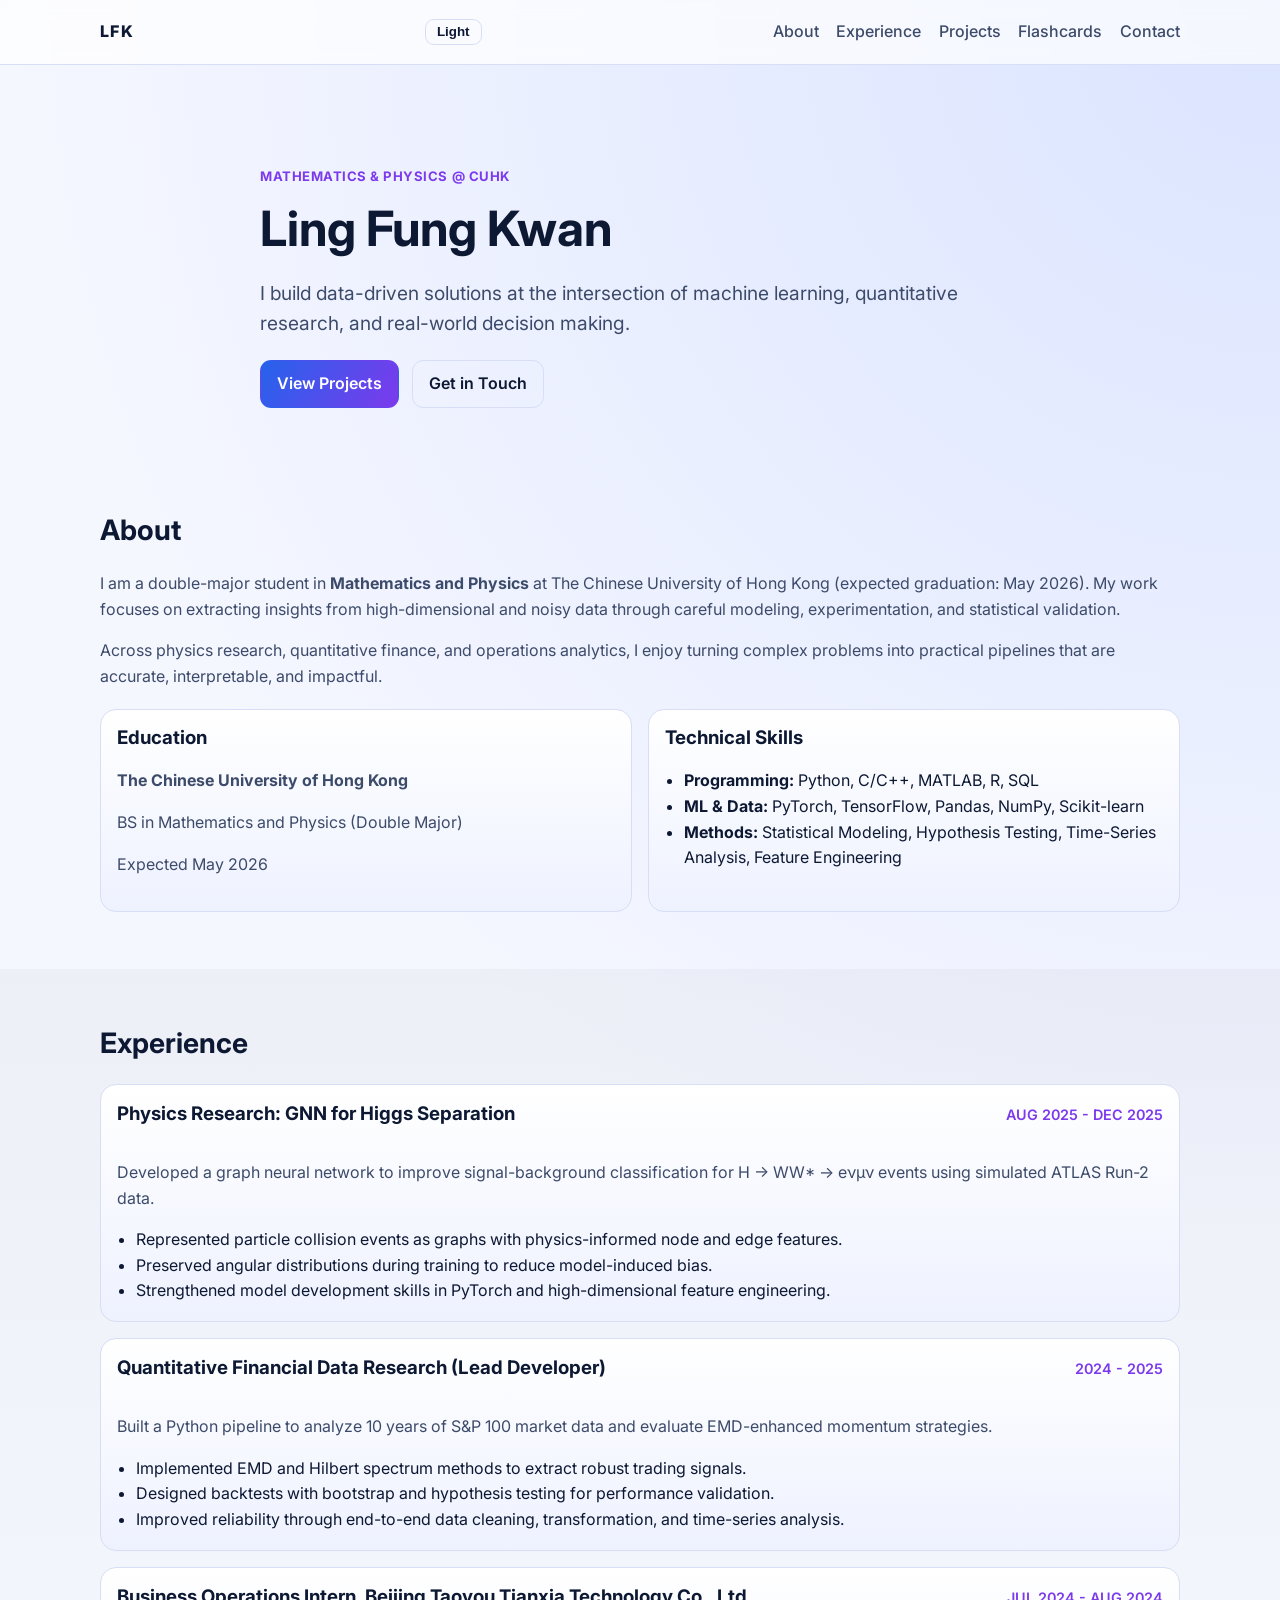
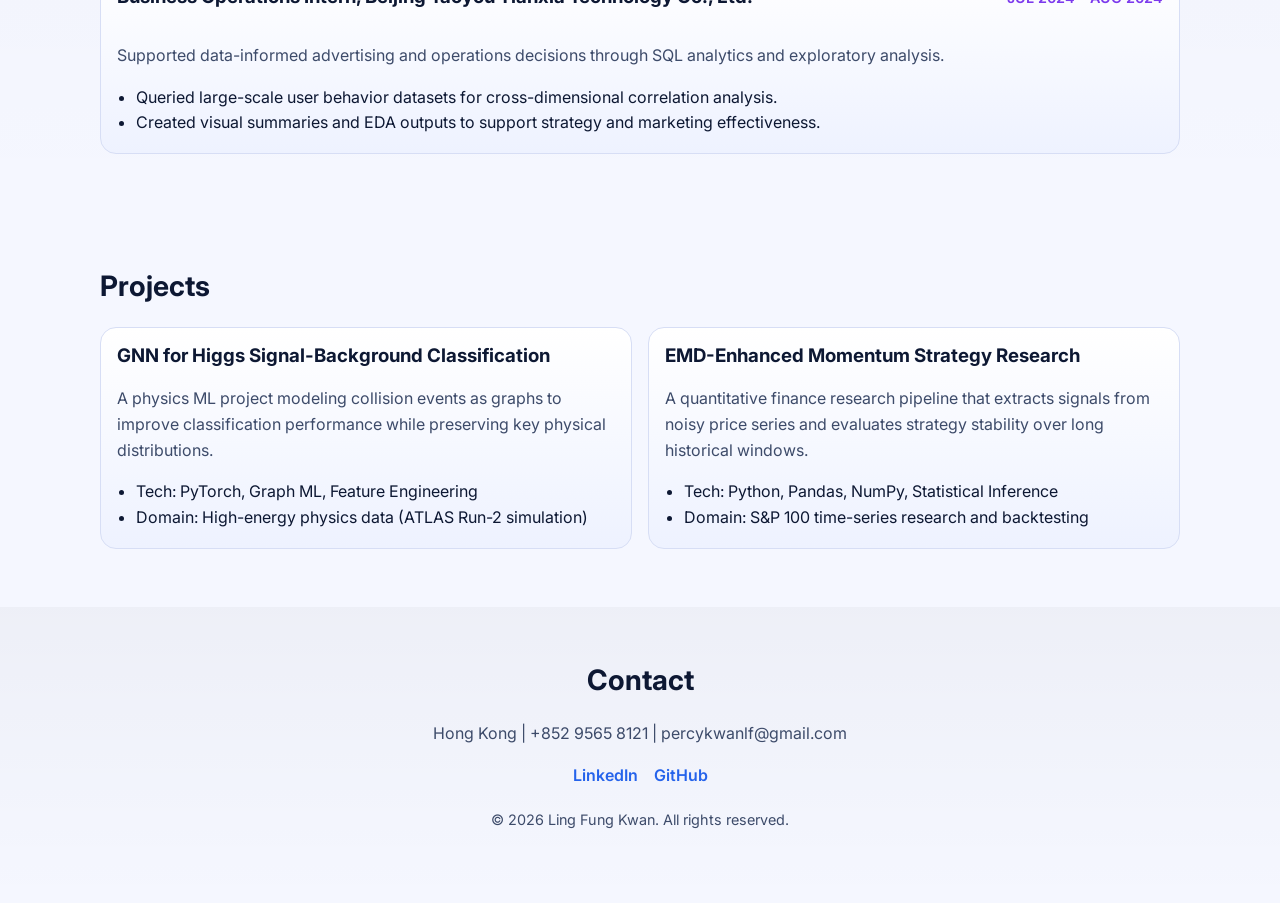
<file: portfolio/index.html>
<!DOCTYPE html>
<html lang="en">
<head>
  <meta charset="UTF-8">
  <meta name="viewport" content="width=device-width, initial-scale=1.0">
  <title>Ling Fung Kwan | Portfolio</title>
  <meta name="description" content="Personal portfolio of Ling Fung Kwan - Mathematics and Physics student focused on machine learning, quantitative research, and data-driven problem solving.">
  <link rel="preconnect" href="https://fonts.googleapis.com">
  <link rel="preconnect" href="https://fonts.gstatic.com" crossorigin>
  <link href="https://fonts.googleapis.com/css2?family=Inter:wght@400;500;600;700;800&display=swap" rel="stylesheet">
  <link rel="stylesheet" href="styles.css">
</head>
<body>
  <header class="site-header">
    <div class="container nav-wrap">
      <a class="logo" href="#home">LFK</a>
      <div class="nav-actions">
        <button class="menu-toggle" type="button" aria-label="Toggle menu" aria-expanded="false">Menu</button>
        <button id="theme-toggle" class="theme-toggle" type="button" aria-label="Toggle light mode" aria-pressed="false">Light</button>
      </div>
      <nav class="site-nav" id="site-nav">
        <a href="#about">About</a>
        <a href="#experience">Experience</a>
        <a href="#projects">Projects</a>
        <a href="flashcards.html">Flashcards</a>
        <a href="#contact">Contact</a>
      </nav>
    </div>
  </header>

  <main id="home">
    <section class="hero">
      <div class="container hero-content">
        <p class="eyebrow">Mathematics & Physics @ CUHK</p>
        <h1>Ling Fung Kwan</h1>
        <p class="hero-text">
          I build data-driven solutions at the intersection of machine learning, quantitative research,
          and real-world decision making.
        </p>
        <div class="hero-cta">
          <a class="btn btn-primary" href="#projects">View Projects</a>
          <a class="btn btn-ghost" href="#contact">Get in Touch</a>
        </div>
      </div>
    </section>

    <section id="about" class="section">
      <div class="container">
        <h2>About</h2>
        <p>
          I am a double-major student in <strong>Mathematics and Physics</strong> at The Chinese University of Hong Kong
          (expected graduation: May 2026). My work focuses on extracting insights from high-dimensional and noisy data
          through careful modeling, experimentation, and statistical validation.
        </p>
        <p>
          Across physics research, quantitative finance, and operations analytics, I enjoy turning complex problems into
          practical pipelines that are accurate, interpretable, and impactful.
        </p>

        <div class="about-grid">
          <article class="card">
            <h3>Education</h3>
            <p><strong>The Chinese University of Hong Kong</strong></p>
            <p>BS in Mathematics and Physics (Double Major)</p>
            <p>Expected May 2026</p>
          </article>
          <article class="card">
            <h3>Technical Skills</h3>
            <ul>
              <li><strong>Programming:</strong> Python, C/C++, MATLAB, R, SQL</li>
              <li><strong>ML & Data:</strong> PyTorch, TensorFlow, Pandas, NumPy, Scikit-learn</li>
              <li><strong>Methods:</strong> Statistical Modeling, Hypothesis Testing, Time-Series Analysis, Feature Engineering</li>
            </ul>
          </article>
        </div>
      </div>
    </section>

    <section id="experience" class="section section-alt">
      <div class="container">
        <h2>Experience</h2>
        <div class="timeline">
          <article class="timeline-item card">
            <div class="item-head">
              <h3>Physics Research: GNN for Higgs Separation</h3>
              <span>AUG 2025 - DEC 2025</span>
            </div>
            <p>
              Developed a graph neural network to improve signal-background classification for
              H → WW* → eνμν events using simulated ATLAS Run-2 data.
            </p>
            <ul>
              <li>Represented particle collision events as graphs with physics-informed node and edge features.</li>
              <li>Preserved angular distributions during training to reduce model-induced bias.</li>
              <li>Strengthened model development skills in PyTorch and high-dimensional feature engineering.</li>
            </ul>
          </article>

          <article class="timeline-item card">
            <div class="item-head">
              <h3>Quantitative Financial Data Research (Lead Developer)</h3>
              <span>2024 - 2025</span>
            </div>
            <p>
              Built a Python pipeline to analyze 10 years of S&P 100 market data and evaluate
              EMD-enhanced momentum strategies.
            </p>
            <ul>
              <li>Implemented EMD and Hilbert spectrum methods to extract robust trading signals.</li>
              <li>Designed backtests with bootstrap and hypothesis testing for performance validation.</li>
              <li>Improved reliability through end-to-end data cleaning, transformation, and time-series analysis.</li>
            </ul>
          </article>

          <article class="timeline-item card">
            <div class="item-head">
              <h3>Business Operations Intern, Beijing Taoyou Tianxia Technology Co., Ltd.</h3>
              <span>JUL 2024 - AUG 2024</span>
            </div>
            <p>
              Supported data-informed advertising and operations decisions through SQL analytics
              and exploratory analysis.
            </p>
            <ul>
              <li>Queried large-scale user behavior datasets for cross-dimensional correlation analysis.</li>
              <li>Created visual summaries and EDA outputs to support strategy and marketing effectiveness.</li>
            </ul>
          </article>
        </div>
      </div>
    </section>

    <section id="projects" class="section">
      <div class="container">
        <h2>Projects</h2>
        <div class="project-grid">
          <article class="card project-card">
            <h3>GNN for Higgs Signal-Background Classification</h3>
            <p>
              A physics ML project modeling collision events as graphs to improve classification performance
              while preserving key physical distributions.
            </p>
            <ul>
              <li>Tech: PyTorch, Graph ML, Feature Engineering</li>
              <li>Domain: High-energy physics data (ATLAS Run-2 simulation)</li>
            </ul>
          </article>

          <article class="card project-card">
            <h3>EMD-Enhanced Momentum Strategy Research</h3>
            <p>
              A quantitative finance research pipeline that extracts signals from noisy price series and
              evaluates strategy stability over long historical windows.
            </p>
            <ul>
              <li>Tech: Python, Pandas, NumPy, Statistical Inference</li>
              <li>Domain: S&P 100 time-series research and backtesting</li>
            </ul>
          </article>
        </div>
      </div>
    </section>

    <section id="contact" class="section section-alt">
      <div class="container contact-wrap">
        <h2>Contact</h2>
        <p>Hong Kong | +852 9565 8121 | percykwanlf@gmail.com</p>
        <div class="socials">
          <a href="https://linkedin.com/in/percy-kwan-431179259" target="_blank" rel="noopener noreferrer">LinkedIn</a>
          <a href="https://github.com/percykwanlf" target="_blank" rel="noopener noreferrer">GitHub</a>
        </div>
        <p class="footer-note">© <span id="year"></span> Ling Fung Kwan. All rights reserved.</p>
      </div>
    </section>
  </main>

  <script src="script.js"></script>
</body>
</html>
</file>
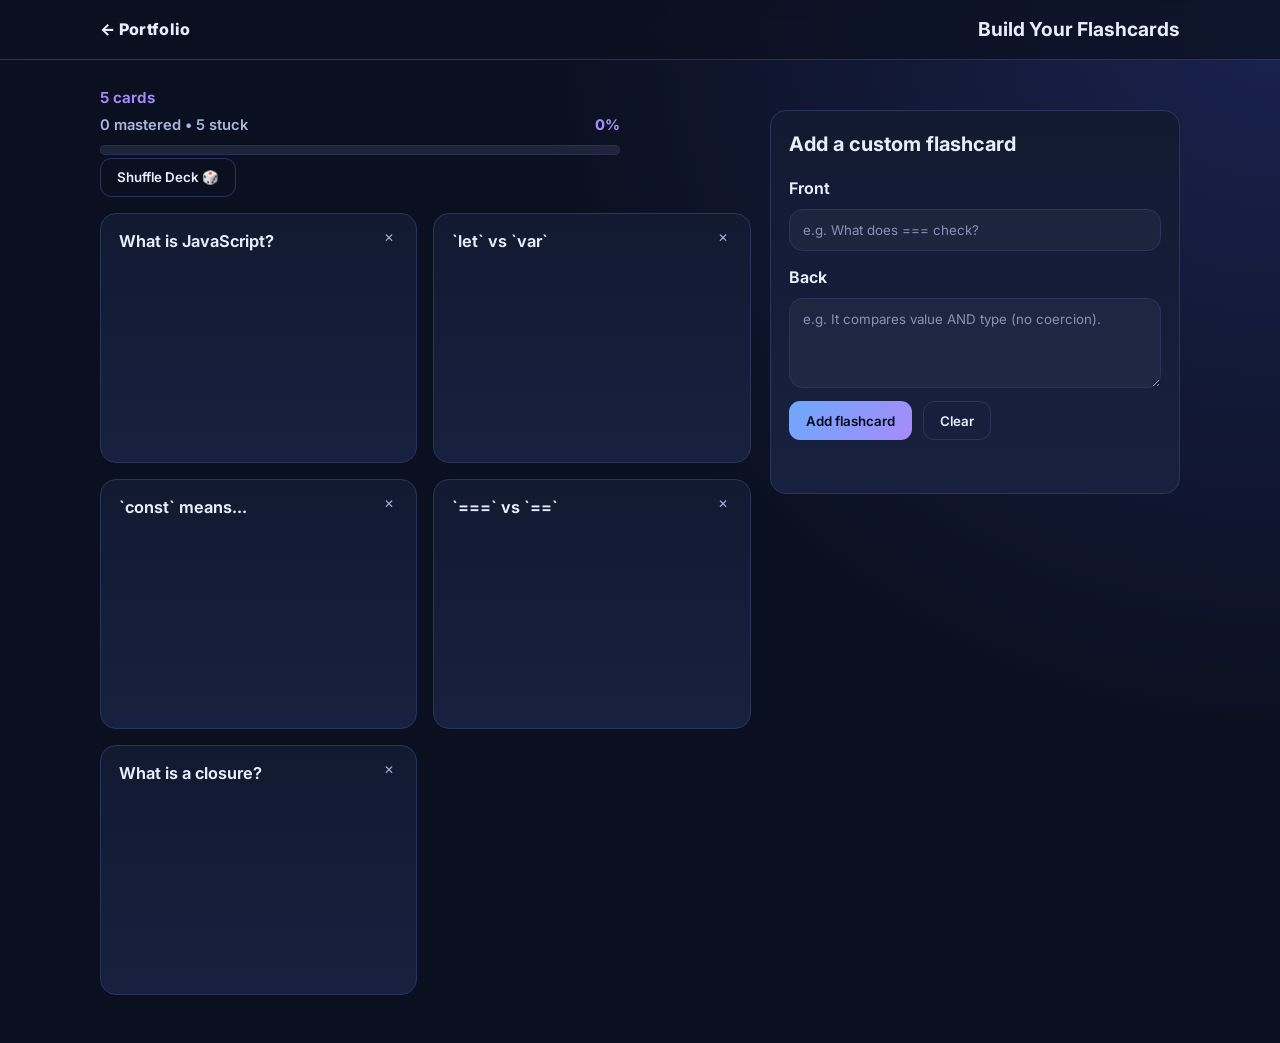
<file: flashcard/flashcards.html>
<!DOCTYPE html>
<html lang="en">
  <head>
    <meta charset="UTF-8" />
    <meta name="viewport" content="width=device-width, initial-scale=1.0" />
    <title>JavaScript Flashcards</title>
    <meta
      name="description"
      content="Interactive flashcards for learning basic JavaScript concepts."
    />
    <link rel="preconnect" href="https://fonts.googleapis.com" />
    <link rel="preconnect" href="https://fonts.gstatic.com" crossorigin />
    <link
      href="https://fonts.googleapis.com/css2?family=Inter:wght@400;500;600;700;800&display=swap"
      rel="stylesheet"
    />
    <link rel="stylesheet" href="flashcards.css" />
  </head>
  <body>
    <header class="fc-header">
      <div class="container fc-header-wrap">
        <a class="fc-brand" href="index.html" aria-label="Back to portfolio">← Portfolio</a>
        <div class="fc-meta">
          <h1>Build Your Flashcards</h1>
        </div>
      </div>
    </header>

    <main class="container fc-main">
      <section class="flashcards-section" aria-label="Flashcards">
        <div class="fc-session-top" aria-label="Study controls">
          <div class="fc-count" id="card-count" aria-live="polite"></div>
          <div class="fc-progress" aria-label="Progress tracking">
            <div class="fc-progress-top">
              <span id="progress-label" class="fc-progress-label">0 mastered • 0 stuck</span>
              <span id="progress-percent" class="fc-progress-percent">0%</span>
            </div>
            <div
              id="progress-track"
              class="fc-progress-track"
              role="progressbar"
              aria-valuemin="0"
              aria-valuemax="100"
              aria-valuenow="0"
            >
              <div id="progress-bar" class="fc-progress-bar"></div>
            </div>
          </div>
          <button type="button" id="shuffle-deck" class="btn btn-ghost fc-shuffle-btn">
            Shuffle Deck 🎲
          </button>
          <div id="grade-status" class="fc-grade-status" role="status" aria-live="polite"></div>
        </div>
        <div id="flashcard-grid" class="flashcard-grid"></div>
      </section>

      <section class="form-section" aria-label="Add flashcard form">
        <h2>Add a custom flashcard</h2>

        <form id="card-form">
          <div class="field">
            <label for="front-input">Front</label>
            <input
              id="front-input"
              name="front"
              type="text"
              required
              maxlength="220"
              placeholder="e.g. What does === check?"
            />
          </div>

          <div class="field">
            <label for="back-input">Back</label>
            <textarea
              id="back-input"
              name="back"
              required
              maxlength="700"
              rows="4"
              placeholder="e.g. It compares value AND type (no coercion)."
            ></textarea>
          </div>

          <div class="form-actions">
            <button type="submit" class="btn btn-primary">Add flashcard</button>
            <button type="button" id="clear-form" class="btn btn-ghost">Clear</button>
          </div>

          <p class="form-note" id="form-error" role="status" aria-live="polite"></p>
        </form>
      </section>
    </main>

    <script src="flashcards.js"></script>
  </body>
</html>
</file>
<file: portfolio/styles.css>
:root {
  /* Default theme: Dark */
  --bg: #0b1020;
  --bg-accent-1: #1a2350;

  --panel: #121a31;
  --panel-soft: #17213f;

  --text: #e9eeff;
  --muted: #a9b7dd;

  --primary: #6ea8fe;
  --accent: #a78bfa;

  --line: #2a355f;
  --maxw: 1080px;

  --header-bg: rgba(10, 14, 28, 0.7);
  --section-alt-top: rgba(255, 255, 255, 0.02);
  --section-alt-bottom: rgba(255, 255, 255, 0);

  --btn-primary-text: #070b18;
}

:root[data-theme="light"] {
  --bg: #f5f7ff;
  --bg-accent-1: #dbe4ff;

  --panel: #ffffff;
  --panel-soft: #eef2ff;

  --text: #0d1833;
  --muted: #3d4b6a;

  --primary: #2563eb;
  --accent: #7c3aed;

  --line: #d7def5;

  --header-bg: rgba(255, 255, 255, 0.7);
  --section-alt-top: rgba(0, 0, 0, 0.03);
  --section-alt-bottom: rgba(0, 0, 0, 0);

  --btn-primary-text: #ffffff;
}

*,
*::before,
*::after {
  box-sizing: border-box;
}

html {
  scroll-behavior: smooth;
}

body {
  margin: 0;
  font-family: "Inter", system-ui, -apple-system, Segoe UI, Roboto, sans-serif;
  background: radial-gradient(circle at top right, var(--bg-accent-1) 0%, var(--bg) 45%);
  color: var(--text);
  line-height: 1.6;
}

.container {
  width: min(100% - 2rem, var(--maxw));
  margin-inline: auto;
}

.site-header {
  position: sticky;
  top: 0;
  backdrop-filter: blur(8px);
  background: var(--header-bg);
  border-bottom: 1px solid var(--line);
  z-index: 30;
}

.nav-wrap {
  display: flex;
  align-items: center;
  justify-content: space-between;
  min-height: 4rem;
}

.nav-actions {
  display: flex;
  align-items: center;
  gap: 0.7rem;
}

.logo {
  color: var(--text);
  text-decoration: none;
  font-weight: 800;
  letter-spacing: 0.08em;
}

.site-nav {
  display: flex;
  gap: 1.1rem;
}

.site-nav a {
  text-decoration: none;
  color: var(--muted);
  font-weight: 500;
}

.site-nav a:hover,
.site-nav a.active {
  color: var(--primary);
}

.menu-toggle {
  display: none;
  border: 1px solid var(--line);
  background: transparent;
  color: var(--text);
  border-radius: 0.55rem;
  padding: 0.35rem 0.6rem;
}

.theme-toggle {
  border: 1px solid var(--line);
  background: transparent;
  color: var(--text);
  border-radius: 0.55rem;
  padding: 0.35rem 0.7rem;
  cursor: pointer;
  font-weight: 600;
  line-height: 1;
}

.hero {
  padding: 5.5rem 0 3rem;
}

.hero-content {
  max-width: 760px;
}

.eyebrow {
  color: var(--accent);
  font-weight: 700;
  letter-spacing: 0.04em;
  text-transform: uppercase;
  font-size: 0.82rem;
}

h1,
h2,
h3 {
  line-height: 1.2;
}

h1 {
  font-size: clamp(2rem, 3.8vw, 3.1rem);
  margin: 0.4rem 0 0.8rem;
}

h2 {
  font-size: clamp(1.45rem, 2.2vw, 2rem);
  margin-top: 0;
}

.hero-text {
  color: var(--muted);
  font-size: clamp(1rem, 2vw, 1.2rem);
  max-width: 66ch;
}

.hero-cta {
  display: flex;
  gap: 0.8rem;
  flex-wrap: wrap;
  margin-top: 1.3rem;
}

.btn {
  text-decoration: none;
  font-weight: 600;
  padding: 0.65rem 1rem;
  border-radius: 0.7rem;
  border: 1px solid transparent;
}

.btn-primary {
  background: linear-gradient(120deg, var(--primary), var(--accent));
  color: var(--btn-primary-text);
}

.btn-ghost {
  color: var(--text);
  border-color: var(--line);
}

.section {
  padding: 3.6rem 0;
}

.section-alt {
  background: linear-gradient(180deg, var(--section-alt-top), var(--section-alt-bottom));
}

p {
  color: var(--muted);
}

.about-grid,
.project-grid {
  display: grid;
  gap: 1rem;
  margin-top: 1.2rem;
}

.about-grid {
  grid-template-columns: repeat(2, minmax(0, 1fr));
}

.project-grid {
  grid-template-columns: repeat(2, minmax(0, 1fr));
}

.card {
  border: 1px solid var(--line);
  border-radius: 1rem;
  background: linear-gradient(180deg, var(--panel), var(--panel-soft));
  padding: 1.1rem 1rem;
}

.card h3 {
  margin-top: 0;
}

.card ul {
  margin: 0.5rem 0 0;
  padding-left: 1.2rem;
}

.timeline {
  display: grid;
  gap: 1rem;
}

.item-head {
  display: flex;
  flex-wrap: wrap;
  justify-content: space-between;
  align-items: baseline;
  gap: 0.5rem;
}

.item-head span {
  color: var(--accent);
  font-size: 0.9rem;
  font-weight: 600;
}

.contact-wrap {
  text-align: center;
}

.socials {
  display: flex;
  gap: 1rem;
  justify-content: center;
  flex-wrap: wrap;
}

.socials a {
  color: var(--primary);
  text-decoration: none;
  font-weight: 600;
}

.footer-note {
  margin-top: 1.2rem;
  font-size: 0.9rem;
}

@media (max-width: 860px) {
  .about-grid,
  .project-grid {
    grid-template-columns: 1fr;
  }
}

@media (max-width: 700px) {
  .menu-toggle {
    display: inline-block;
  }

  .site-nav {
    position: absolute;
    top: 4.2rem;
    left: 1rem;
    right: 1rem;
    display: none;
    flex-direction: column;
    border: 1px solid var(--line);
    background: rgba(12, 17, 34, 0.98);
    border-radius: 0.8rem;
    padding: 0.8rem;
  }

  .site-nav.open {
    display: flex;
  }
}
</file>
<file: flashcard/flashcards.css>
:root {
  /* Dark theme */
  --bg: #0b1020;
  --bg-accent-1: #1a2350;

  --panel: #121a31;
  --panel-soft: #17213f;

  --text: #e9eeff;
  --muted: #a9b7dd;

  --primary: #6ea8fe;
  --accent: #a78bfa;

  --line: #2a355f;

  --maxw: 1080px;
  --btn-primary-text: #070b18;
}

*,
*::before,
*::after {
  box-sizing: border-box;
}

html {
  scroll-behavior: smooth;
}

body {
  margin: 0;
  font-family: "Inter", system-ui, -apple-system, Segoe UI, Roboto, sans-serif;
  background: radial-gradient(circle at top right, var(--bg-accent-1) 0%, var(--bg) 45%);
  color: var(--text);
  line-height: 1.6;
}

.container {
  width: min(100% - 2rem, var(--maxw));
  margin-inline: auto;
}

.btn {
  text-decoration: none;
  font-weight: 600;
  padding: 0.65rem 1rem;
  border-radius: 0.7rem;
  border: 1px solid transparent;
  cursor: pointer;
  font-family: inherit;
}

.btn-primary {
  background: linear-gradient(120deg, var(--primary), var(--accent));
  color: var(--btn-primary-text);
}

.btn-ghost {
  background: transparent;
  color: var(--text);
  border-color: var(--line);
}

.fc-header {
  position: sticky;
  top: 0;
  z-index: 10;
  backdrop-filter: blur(10px);
  padding: 1.05rem 0;
  background: rgba(11, 16, 32, 0.75);
  border-bottom: 1px solid var(--line);
}

.fc-header-wrap {
  display: flex;
  align-items: center;
  justify-content: space-between;
  gap: 1.2rem;
  flex-wrap: wrap;
}

.fc-brand {
  color: var(--text);
  font-weight: 800;
  text-decoration: none;
  letter-spacing: 0.02em;
}

.fc-meta {
  display: flex;
  flex-direction: column;
  gap: 0.2rem;
  align-items: flex-end;
}

.fc-meta h1 {
  margin: 0;
  font-size: 1.2rem;
  line-height: 1.2;
}

.fc-subtitle {
  margin: 0;
  color: var(--muted);
  font-weight: 500;
  font-size: 0.98rem;
}

.fc-count {
  color: var(--accent);
  font-weight: 650;
  font-size: 0.95rem;
  min-height: 1.2em;
}

.fc-main {
  padding: 1.6rem 0 3rem;
  display: grid;
  grid-template-columns: 1.35fr 0.85fr;
  gap: 1.2rem;
  align-items: start;
}

.flashcard-grid {
  display: grid;
  grid-template-columns: repeat(auto-fit, minmax(220px, 1fr));
  gap: 1rem;
}

.flashcard {
  height: 250px;
  perspective: 1100px;
  cursor: pointer;
  user-select: none;
}

.flashcard:focus-visible {
  outline: 2px solid var(--primary);
  outline-offset: 4px;
  border-radius: 1rem;
}

.flashcard-inner {
  position: relative;
  width: 100%;
  height: 100%;
  transform-style: preserve-3d;
  transition: transform 700ms cubic-bezier(0.2, 0.8, 0.2, 1);
}

/* CSS "flip animation" (transition + 3D rotation) */
.flashcard.is-flipped .flashcard-inner {
  transform: rotateY(180deg);
}

.flashcard-face {
  position: absolute;
  inset: 0;
  border: 1px solid var(--line);
  border-radius: 1rem;
  padding: 1rem 1.1rem;
  overflow: auto;
  backface-visibility: hidden;
  background: linear-gradient(180deg, var(--panel), var(--panel-soft));
}

.flashcard-front,
.flashcard-back {
  white-space: pre-wrap;
  line-height: 1.45;
  font-size: 1.02rem;
  color: var(--text);
}

.flashcard-front {
  display: flex;
  align-items: stretch;
  justify-content: stretch;
  font-weight: 650;
}

.flashcard-front-top {
  display: flex;
  align-items: flex-start;
  justify-content: space-between;
  gap: 0.5rem;
  width: 100%;
}

.flashcard-front-text {
  flex: 1;
}

.flashcard-delete-btn {
  border: none;
  background: transparent;
  color: var(--muted);
  cursor: pointer;
  padding: 0.15rem 0.3rem;
  border-radius: 999px;
  font-size: 0.78rem;
  line-height: 1;
}

.flashcard-delete-btn:hover {
  background: rgba(255, 255, 255, 0.06);
  color: #ff6b6b;
}

.flashcard-back {
  transform: rotateY(180deg);
  background: linear-gradient(
    180deg,
    rgba(167, 139, 250, 0.22),
    var(--panel-soft)
  );
  font-weight: 500;
}

.form-section {
  min-width: 0;
  border: 1px solid var(--line);
  border-radius: 1rem;
  background: linear-gradient(180deg, var(--panel), var(--panel-soft));
  padding: 1.1rem 1.1rem 1.2rem;
  position: sticky;
  top: 110px;
  align-self: start;
  max-height: calc(100vh - 140px);
  overflow: auto;
}

.form-section h2 {
  margin-top: 0;
  margin-bottom: 1rem;
  font-size: 1.25rem;
}

.field {
  display: flex;
  flex-direction: column;
  gap: 0.45rem;
  margin-bottom: 0.85rem;
}

.field label {
  font-weight: 650;
}

#front-input,
#back-input {
  width: 100%;
  background: rgba(255, 255, 255, 0.04);
  border: 1px solid var(--line);
  border-radius: 0.85rem;
  padding: 0.75rem 0.85rem;
  color: var(--text);
  font-family: inherit;
  outline: none;
}

#front-input::placeholder,
#back-input::placeholder {
  color: rgba(169, 183, 221, 0.75);
}

#front-input:focus,
#back-input:focus {
  border-color: rgba(110, 168, 254, 0.9);
  box-shadow: 0 0 0 3px rgba(110, 168, 254, 0.18);
}

.form-actions {
  display: flex;
  gap: 0.7rem;
  flex-wrap: wrap;
  margin-top: 0.2rem;
}

.form-note {
  margin: 0.9rem 0 0;
  color: var(--accent);
  min-height: 1.2em;
}

@media (max-width: 900px) {
  .fc-main {
    grid-template-columns: 1fr;
  }

  .fc-meta {
    align-items: flex-start;
  }

  .fc-header {
    padding: 0.85rem 0;
  }

  .fc-meta h1 {
    font-size: 1.05rem;
  }

  .fc-subtitle {
    font-size: 0.9rem;
  }

  .form-section {
    position: static;
    max-height: none;
    overflow: visible;
  }
}

/* Progress */
.fc-session-top {
  margin-bottom: 1rem;
  max-width: 520px;
}

.fc-session-top .fc-count {
  min-height: 0;
  margin-bottom: 0.25rem;
}

.fc-progress {
  width: 100%;
  display: flex;
  flex-direction: column;
  gap: 0.45rem;
}

.fc-progress-top {
  display: flex;
  align-items: center;
  justify-content: space-between;
  gap: 0.75rem;
}

.fc-progress-label {
  color: var(--muted);
  font-weight: 600;
  font-size: 0.92rem;
}

.fc-progress-percent {
  color: var(--accent);
  font-weight: 750;
  font-size: 0.92rem;
}

.fc-progress-track {
  height: 10px;
  width: 100%;
  border-radius: 999px;
  background: rgba(169, 183, 221, 0.12);
  border: 1px solid rgba(42, 53, 95, 0.8);
  overflow: hidden;
}

.fc-progress-bar {
  height: 100%;
  width: 0%;
  background: linear-gradient(90deg, var(--primary), var(--accent));
  border-radius: 999px;
  transition: width 300ms cubic-bezier(0.2, 0.8, 0.2, 1);
}

.fc-shuffle-btn {
  margin-top: 0.2rem;
}

/* Grade UI (lives on the card back) */
.fc-grade-status {
  margin-top: 0.35rem;
  min-height: 0;
  color: var(--accent);
  font-weight: 650;
  font-size: 0.95rem;
}

.fc-grade-actions {
  margin-top: 1rem;
  display: flex;
  gap: 0.55rem;
}

.fc-grade-actions .btn {
  flex: 1;
  padding: 0.6rem 0.65rem;
  border-radius: 0.85rem;
  font-size: 0.92rem;
  font-weight: 750;
  display: inline-flex;
  align-items: center;
  justify-content: center;
  gap: 0.35rem;
}

.btn-grade-known {
  background: linear-gradient(120deg, rgba(110, 168, 254, 0.35), rgba(167, 139, 250, 0.25));
  border-color: rgba(110, 168, 254, 0.35);
}

.btn-grade-forgot {
  background: linear-gradient(120deg, rgba(255, 107, 107, 0.22), rgba(167, 139, 250, 0.12));
  border-color: rgba(255, 107, 107, 0.35);
}

.btn-grade-known:disabled,
.btn-grade-forgot:disabled {
  opacity: 0.6;
  cursor: not-allowed;
}

/* Feedback effects */
.flashcard.is-success {
  animation: fcSuccessPop 320ms cubic-bezier(0.2, 0.8, 0.2, 1);
  will-change: transform;
}

@keyframes fcSuccessPop {
  0% {
    transform: translateZ(0) scale(1);
  }
  35% {
    transform: translateZ(0) scale(1.02);
    filter: saturate(1.12);
  }
  100% {
    transform: translateZ(0) scale(1);
  }
}

.flashcard.is-forgot {
  animation: fcForgotShake 240ms linear;
  will-change: transform;
}

@keyframes fcForgotShake {
  0%,
  100% {
    transform: translateX(0);
  }
  25% {
    transform: translateX(-4px);
  }
  50% {
    transform: translateX(4px);
  }
  75% {
    transform: translateX(-2px);
  }
}
</file>
